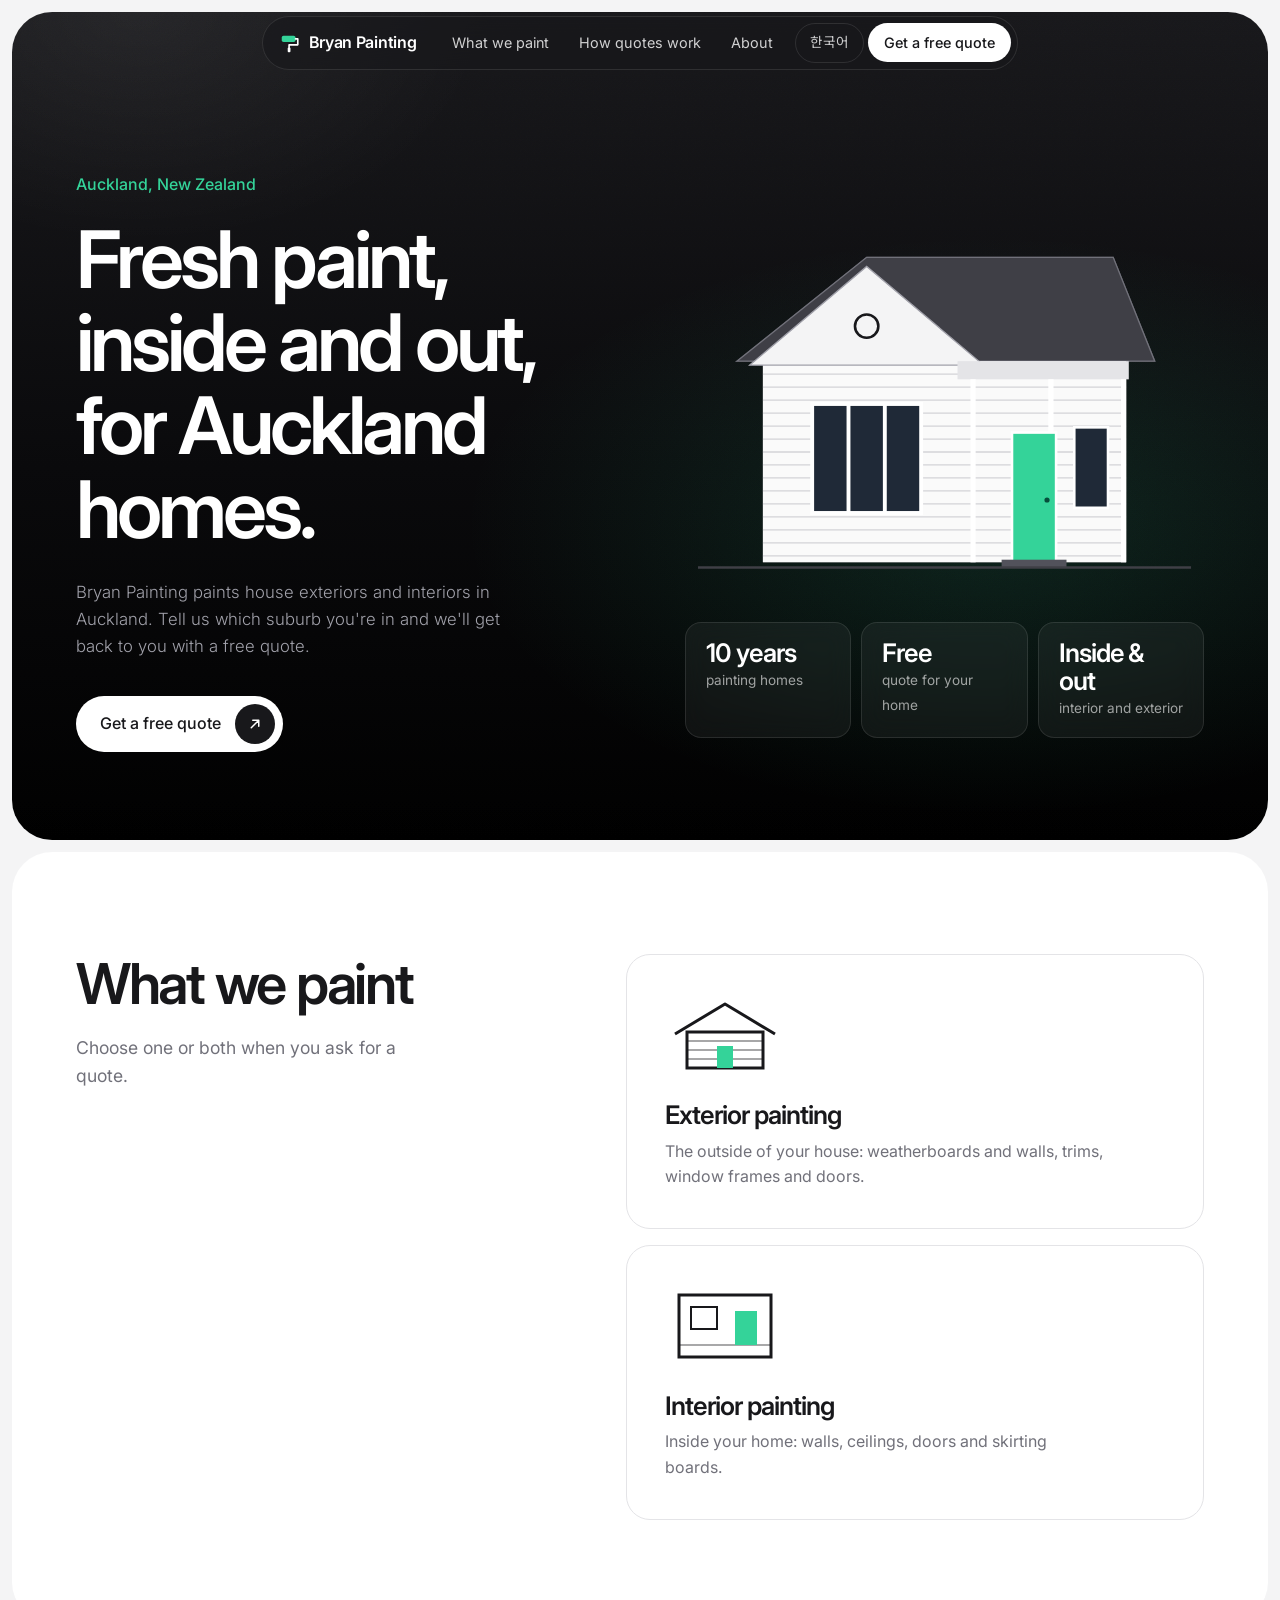
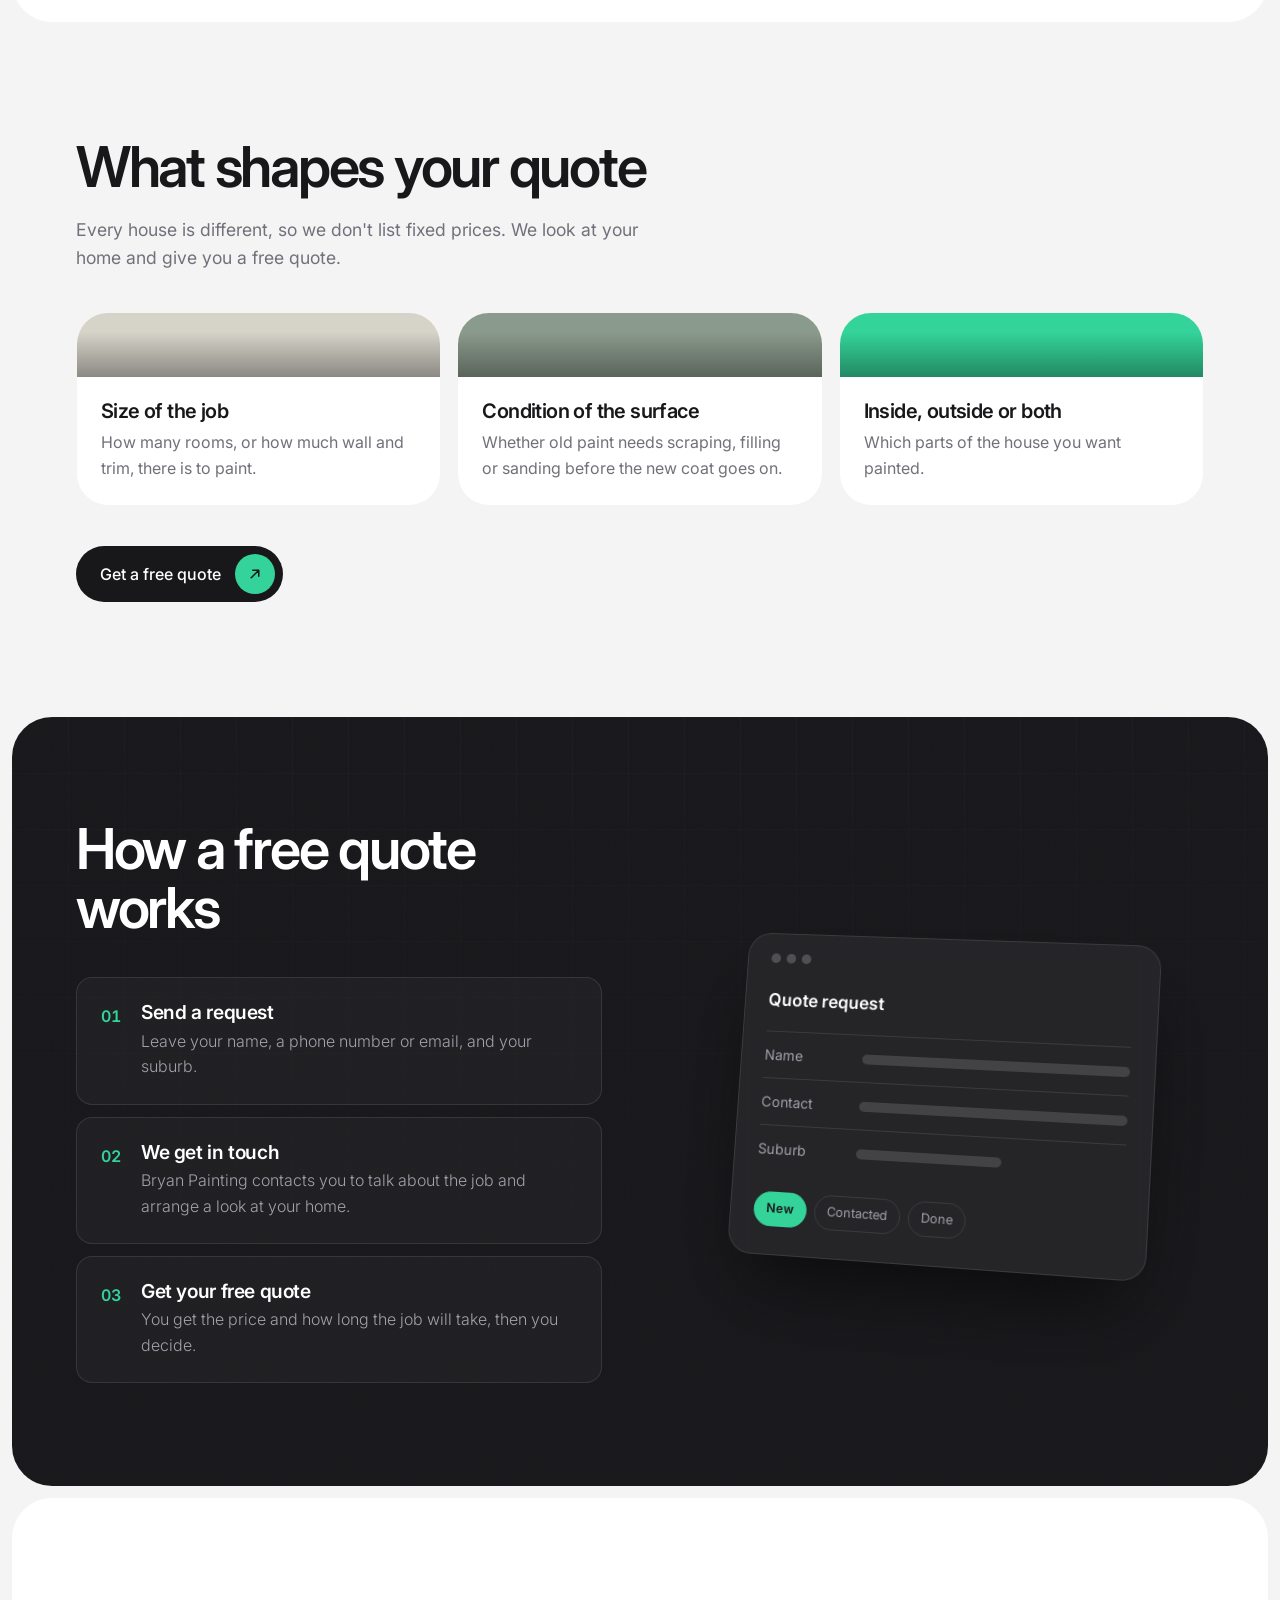
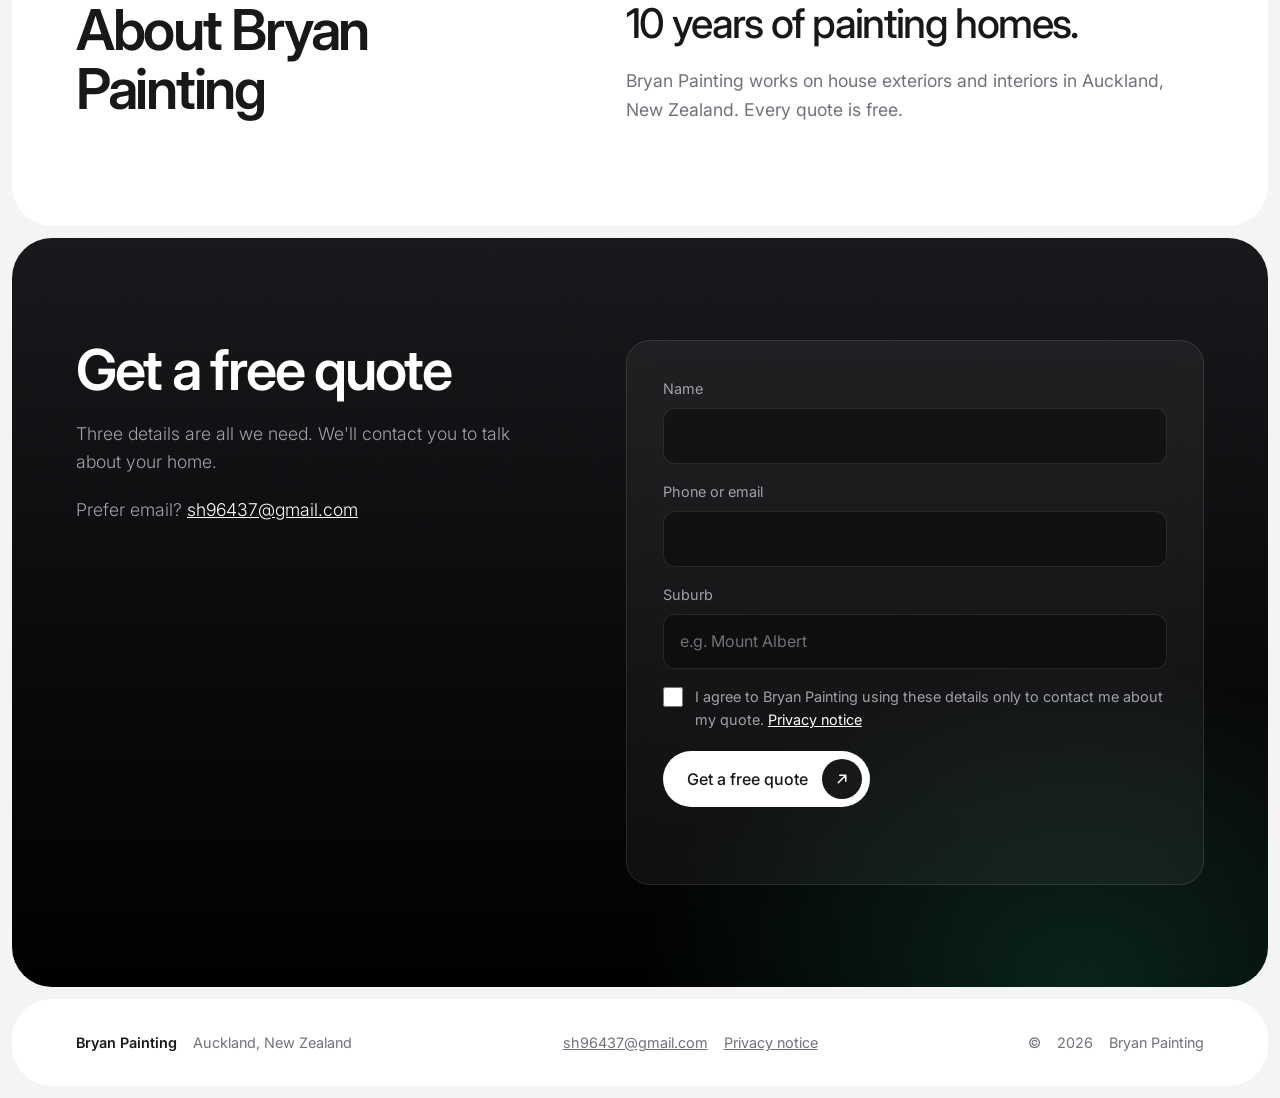
<file: index.html>
<!doctype html>
<html lang="en">
<head>
<meta charset="utf-8">
<meta name="viewport" content="width=device-width, initial-scale=1">
<title>Bryan Painting — House painting in Auckland, free quotes</title>
<meta name="description" content="Bryan Painting paints house exteriors and interiors in Auckland, New Zealand. 10 years of experience. Get a free quote.">
<meta property="og:title" content="Bryan Painting — House painting in Auckland">
<meta property="og:description" content="Exterior and interior house painting in Auckland. Get a free quote.">
<meta property="og:type" content="website">
<meta name="theme-color" content="#09090B">
<link rel="icon" href="/favicon.svg" type="image/svg+xml">
<link rel="preconnect" href="https://fonts.googleapis.com">
<link rel="preconnect" href="https://fonts.gstatic.com" crossorigin>
<link href="https://fonts.googleapis.com/css2?family=Inter:wght@300;400;500;600;700&family=Noto+Sans+KR:wght@300;400;500;700&display=swap" rel="stylesheet">
<link rel="stylesheet" href="/styles.css">
</head>
<body>
<a class="skip" href="#quote" data-i18n="skip">Skip to the quote form</a>

<header class="nav-wrap">
  <nav class="nav glass" aria-label="Main">
    <a class="brand" href="#top" aria-label="Bryan Painting home">
      <svg viewBox="0 0 24 24" width="22" height="22" aria-hidden="true"><rect x="3" y="4" width="15" height="7" rx="2" fill="#34D399"/><path d="M18 7.5h2.5V14H11v3" fill="none" stroke="currentColor" stroke-width="1.8" stroke-linecap="round" stroke-linejoin="round"/><rect x="9.5" y="17" width="3" height="5" rx="1" fill="currentColor"/></svg>
      <span>Bryan Painting</span>
    </a>
    <div class="nav-links">
      <a href="#services" data-i18n="nav.services">What we paint</a>
      <a href="#how" data-i18n="nav.how">How quotes work</a>
      <a href="#about" data-i18n="nav.about">About</a>
    </div>
    <div class="nav-actions">
      <button class="lang" type="button" id="langToggle" aria-label="한국어로 보기">한국어</button>
      <a class="nav-cta" href="#quote" data-i18n="cta">Get a free quote</a>
    </div>
  </nav>
</header>

<main id="top">
  <!-- Hero -->
  <section class="hero dark">
    <div class="hero-inner">
      <div class="hero-copy">
        <p class="place" data-i18n="hero.place">Auckland, New Zealand</p>
        <h1 data-i18n="hero.title">Fresh paint, inside and out, for Auckland homes.</h1>
        <p class="lede" data-i18n="hero.lede">Bryan Painting paints house exteriors and interiors in Auckland. Tell us which suburb you're in and we'll get back to you with a free quote.</p>
        <a class="btn-pill" href="#quote">
          <span data-i18n="cta">Get a free quote</span>
          <span class="btn-icon" aria-hidden="true"><svg viewBox="0 0 24 24" width="18" height="18"><path d="M7 17 17 7M9 7h8v8" fill="none" stroke="currentColor" stroke-width="2" stroke-linecap="round" stroke-linejoin="round"/></svg></span>
        </a>
      </div>

      <div class="hero-visual">
        <figure class="villa" aria-hidden="true">
          <svg viewBox="0 0 400 320" role="presentation">
            <defs>
              <clipPath id="paintReveal">
                <rect id="revealRect" x="0" y="0" width="0" height="320">
                  <animate id="revealAnim" attributeName="width" from="0" to="400" begin="0.5s" dur="2.6s" fill="freeze" calcMode="spline" keySplines="0.45 0 0.25 1" keyTimes="0;1"/>
                </rect>
              </clipPath>
              <clipPath id="bodyClip"><rect x="60" y="135" width="280" height="155"/></clipPath>
            </defs>

            <!-- Old, tired paint -->
            <g class="old">
              <polygon points="40,135 140,55 330,55 362,135" fill="#27272A" stroke="#52525B"/>
              <rect x="60" y="135" width="280" height="155" fill="#3F3F46"/>
              <g clip-path="url(#bodyClip)" stroke="#52525B" stroke-width="1">
                <path d="M60 145H340M60 155H340M60 165H340M60 175H340M60 185H340M60 195H340M60 205H340M60 215H340M60 225H340M60 235H340M60 245H340M60 255H340M60 265H340M60 275H340M60 285H340"/>
              </g>
              <g fill="#52525B" opacity=".55">
                <path d="M84 196c8-3 14 2 20-1 3 6-2 10-9 9-6 0-12-3-11-8z"/>
                <path d="M300 262c6-2 11 1 15 0 1 5-3 7-8 7-4 0-8-2-7-7z"/>
                <path d="M228 168c5-1 9 2 12 0 1 4-2 6-6 6-3 0-7-2-6-6z"/>
              </g>
              <polygon points="50,138 140,62 230,138" fill="#2F2F33" stroke="#52525B"/>
              <circle cx="140" cy="108" r="9" fill="none" stroke="#52525B" stroke-width="2"/>
              <rect x="98" y="168" width="84" height="84" fill="#18181B" stroke="#52525B" stroke-width="3"/>
              <path d="M126 168V252M154 168V252" stroke="#52525B" stroke-width="3"/>
              <rect x="210" y="135" width="132" height="14" fill="#2F2F33"/>
              <path d="M222 149V290M282 149V290M338 149V290" stroke="#52525B" stroke-width="4"/>
              <rect x="252" y="190" width="34" height="100" fill="#27272A" stroke="#52525B" stroke-width="2"/>
              <rect x="300" y="186" width="26" height="62" fill="#18181B" stroke="#52525B" stroke-width="2"/>
            </g>

            <!-- Fresh paint, revealed by the roller -->
            <g class="fresh" clip-path="url(#paintReveal)">
              <polygon points="40,135 140,55 330,55 362,135" fill="#3F3F46" stroke="#71717A"/>
              <rect x="60" y="135" width="280" height="155" fill="#FAFAFA"/>
              <g clip-path="url(#bodyClip)" stroke="#D4D4D8" stroke-width="1">
                <path d="M60 145H340M60 155H340M60 165H340M60 175H340M60 185H340M60 195H340M60 205H340M60 215H340M60 225H340M60 235H340M60 245H340M60 255H340M60 265H340M60 275H340M60 285H340"/>
              </g>
              <polygon points="50,138 140,62 230,138" fill="#F4F4F5" stroke="#A1A1AA"/>
              <circle cx="140" cy="108" r="9" fill="none" stroke="#18181B" stroke-width="2"/>
              <rect x="98" y="168" width="84" height="84" fill="#1F2937" stroke="#FFFFFF" stroke-width="3"/>
              <path d="M126 168V252M154 168V252" stroke="#FFFFFF" stroke-width="3"/>
              <rect x="210" y="135" width="132" height="14" fill="#E4E4E7"/>
              <path d="M222 149V290M282 149V290M338 149V290" stroke="#FFFFFF" stroke-width="4"/>
              <rect x="252" y="190" width="34" height="100" fill="#34D399" stroke="#FFFFFF" stroke-width="2"/>
              <circle cx="279" cy="242" r="2" fill="#064E3B"/>
              <rect x="300" y="186" width="26" height="62" fill="#1F2937" stroke="#FFFFFF" stroke-width="2"/>
            </g>

            <!-- Steps and ground -->
            <rect x="244" y="288" width="50" height="6" fill="#52525B"/>
            <path d="M10 294H390" stroke="#3F3F46" stroke-width="2"/>

            <!-- Roller -->
            <g id="roller" class="roller">
              <animateTransform id="rollerAnim" attributeName="transform" type="translate" from="-20 0" to="400 0" begin="0.5s" dur="2.6s" fill="freeze" calcMode="spline" keySplines="0.45 0 0.25 1" keyTimes="0;1"/>
              <animate id="rollerFade" attributeName="opacity" from="1" to="0" begin="rollerAnim.end" dur="0.5s" fill="freeze"/>
              <rect x="-7" y="44" width="14" height="250" rx="7" fill="#34D399"/>
              <rect x="-4" y="44" width="3" height="250" rx="1.5" fill="#ffffff" opacity=".35"/>
              <path d="M7 168h12v-30" fill="none" stroke="#A1A1AA" stroke-width="3" stroke-linecap="round"/>
              <rect x="15" y="102" width="8" height="38" rx="4" fill="#E4E4E7"/>
            </g>
          </svg>
        </figure>

        <ul class="stats">
          <li class="stat glass">
            <strong data-i18n="stat1.big">10 years</strong>
            <span data-i18n="stat1.small">painting homes</span>
          </li>
          <li class="stat glass">
            <strong data-i18n="stat2.big">Free</strong>
            <span data-i18n="stat2.small">quote for your home</span>
          </li>
          <li class="stat glass">
            <strong data-i18n="stat3.big">Inside &amp; out</strong>
            <span data-i18n="stat3.small">interior and exterior</span>
          </li>
        </ul>
      </div>
    </div>
  </section>

  <!-- What we paint -->
  <section class="services" id="services">
    <div class="split">
      <div class="split-head">
        <h2 data-i18n="services.title">What we paint</h2>
        <p data-i18n="services.lede">Choose one or both when you ask for a quote.</p>
      </div>
      <div class="service-list">
        <article class="service">
          <svg class="service-art" viewBox="0 0 120 80" aria-hidden="true"><path d="M10 40 60 10l50 30" fill="none" stroke="currentColor" stroke-width="3" stroke-linejoin="round"/><rect x="22" y="38" width="76" height="36" fill="none" stroke="currentColor" stroke-width="3"/><path d="M22 47h76M22 56h76M22 65h76" stroke="currentColor" stroke-width="1.5" opacity=".5"/><rect x="52" y="52" width="16" height="22" fill="#34D399"/></svg>
          <h3 data-i18n="svc.ext.title">Exterior painting</h3>
          <p data-i18n="svc.ext.body">The outside of your house: weatherboards and walls, trims, window frames and doors.</p>
        </article>
        <article class="service">
          <svg class="service-art" viewBox="0 0 120 80" aria-hidden="true"><rect x="14" y="10" width="92" height="62" fill="none" stroke="currentColor" stroke-width="3"/><path d="M14 60h92" stroke="currentColor" stroke-width="1.5" opacity=".5"/><rect x="26" y="22" width="26" height="22" fill="none" stroke="currentColor" stroke-width="2"/><rect x="70" y="26" width="22" height="34" fill="#34D399"/></svg>
          <h3 data-i18n="svc.int.title">Interior painting</h3>
          <p data-i18n="svc.int.body">Inside your home: walls, ceilings, doors and skirting boards.</p>
        </article>
      </div>
    </div>
  </section>

  <!-- What shapes the price -->
  <section class="pricing" id="pricing">
    <div class="pricing-head">
      <h2 data-i18n="price.title">What shapes your quote</h2>
      <p data-i18n="price.lede">Every house is different, so we don't list fixed prices. We look at your home and give you a free quote.</p>
    </div>
    <div class="price-grid">
      <article class="price-card">
        <div class="swatch swatch-a" aria-hidden="true"></div>
        <div class="price-body">
          <h3 data-i18n="price.size.title">Size of the job</h3>
          <p data-i18n="price.size.body">How many rooms, or how much wall and trim, there is to paint.</p>
        </div>
      </article>
      <article class="price-card">
        <div class="swatch swatch-b" aria-hidden="true"></div>
        <div class="price-body">
          <h3 data-i18n="price.cond.title">Condition of the surface</h3>
          <p data-i18n="price.cond.body">Whether old paint needs scraping, filling or sanding before the new coat goes on.</p>
        </div>
      </article>
      <article class="price-card">
        <div class="swatch swatch-c" aria-hidden="true"></div>
        <div class="price-body">
          <h3 data-i18n="price.scope.title">Inside, outside or both</h3>
          <p data-i18n="price.scope.body">Which parts of the house you want painted.</p>
        </div>
      </article>
    </div>
    <a class="btn-pill btn-dark" href="#quote">
      <span data-i18n="cta">Get a free quote</span>
      <span class="btn-icon" aria-hidden="true"><svg viewBox="0 0 24 24" width="18" height="18"><path d="M7 17 17 7M9 7h8v8" fill="none" stroke="currentColor" stroke-width="2" stroke-linecap="round" stroke-linejoin="round"/></svg></span>
    </a>
  </section>

  <!-- How it works -->
  <section class="how dark" id="how">
    <div class="how-inner">
      <div>
        <h2 data-i18n="how.title">How a free quote works</h2>
        <ol class="steps">
          <li>
            <span class="step-n">01</span>
            <div>
              <h3 data-i18n="how.1.title">Send a request</h3>
              <p data-i18n="how.1.body">Leave your name, a phone number or email, and your suburb.</p>
            </div>
          </li>
          <li>
            <span class="step-n">02</span>
            <div>
              <h3 data-i18n="how.2.title">We get in touch</h3>
              <p data-i18n="how.2.body">Bryan Painting contacts you to talk about the job and arrange a look at your home.</p>
            </div>
          </li>
          <li>
            <span class="step-n">03</span>
            <div>
              <h3 data-i18n="how.3.title">Get your free quote</h3>
              <p data-i18n="how.3.body">You get the price and how long the job will take, then you decide.</p>
            </div>
          </li>
        </ol>
      </div>
      <div class="ticket-wrap" aria-hidden="true">
        <div class="ticket glass">
          <div class="ticket-top">
            <span class="dot"></span><span class="dot"></span><span class="dot"></span>
          </div>
          <p class="ticket-label" data-i18n="ticket.label">Quote request</p>
          <div class="ticket-row"><span data-i18n="form.name">Name</span><i></i></div>
          <div class="ticket-row"><span data-i18n="ticket.contact">Contact</span><i></i></div>
          <div class="ticket-row"><span data-i18n="form.suburb">Suburb</span><i class="short"></i></div>
          <div class="ticket-status">
            <span class="chip on" data-i18n="status.new">New</span>
            <span class="chip" data-i18n="status.contacted">Contacted</span>
            <span class="chip" data-i18n="status.done">Done</span>
          </div>
        </div>
      </div>
    </div>
  </section>

  <!-- About -->
  <section class="about" id="about">
    <div class="about-inner">
      <h2 data-i18n="about.title">About Bryan Painting</h2>
      <div class="about-body">
        <p class="about-big" data-i18n="about.big">10 years of painting homes.</p>
        <p data-i18n="about.body">Bryan Painting works on house exteriors and interiors in Auckland, New Zealand. Every quote is free.</p>
      </div>
    </div>

    <!-- Before & after photos: add real photos here, then remove "hidden".
    <div class="gallery" hidden></div> -->

    <!-- Reviews: add real customer reviews word for word, then remove "hidden".
    <div class="reviews" hidden></div> -->
  </section>

  <!-- Quote form -->
  <section class="quote dark" id="quote">
    <div class="quote-inner">
      <div class="quote-copy">
        <h2 data-i18n="form.title">Get a free quote</h2>
        <p data-i18n="form.lede">Three details are all we need. We'll contact you to talk about your home.</p>
        <p class="alt"><span data-i18n="form.alt">Prefer email?</span> <a href="mailto:sh96437@gmail.com">sh96437@gmail.com</a></p>
      </div>

      <form class="form glass" id="quoteForm" novalidate>
        <label class="field">
          <span data-i18n="form.name">Name</span>
          <input name="name" type="text" autocomplete="name" required maxlength="50">
        </label>
        <label class="field">
          <span data-i18n="form.contact">Phone or email</span>
          <input name="contact" type="text" autocomplete="email" inputmode="email" required maxlength="100">
        </label>
        <label class="field">
          <span data-i18n="form.suburb">Suburb</span>
          <input name="suburb" type="text" autocomplete="address-level2" maxlength="100" data-i18n-ph="form.suburb.ph" placeholder="e.g. Mount Albert">
        </label>
        <label class="hp" aria-hidden="true">Website <input name="website" type="text" tabindex="-1" autocomplete="off"></label>
        <label class="consent">
          <input name="consent" type="checkbox" required>
          <span><span data-i18n="form.consent">I agree to Bryan Painting using these details only to contact me about my quote.</span> <a href="/privacy" data-i18n="form.privacy">Privacy notice</a></span>
        </label>
        <button class="btn-pill btn-submit" type="submit">
          <span data-i18n="cta">Get a free quote</span>
          <span class="btn-icon" aria-hidden="true"><svg viewBox="0 0 24 24" width="18" height="18"><path d="M7 17 17 7M9 7h8v8" fill="none" stroke="currentColor" stroke-width="2" stroke-linecap="round" stroke-linejoin="round"/></svg></span>
        </button>
        <p class="form-msg" id="formMsg" role="status" aria-live="polite"></p>
      </form>
    </div>
  </section>
</main>

<footer class="footer">
  <p><strong>Bryan Painting</strong> <span data-i18n="footer.place">Auckland, New Zealand</span></p>
  <p><a href="mailto:sh96437@gmail.com">sh96437@gmail.com</a> <a href="/privacy" data-i18n="form.privacy">Privacy notice</a></p>
  <p class="copy">© <span id="year">2026</span> Bryan Painting</p>
</footer>

<script src="/app.js" defer></script>
</body>
</html>
</file>
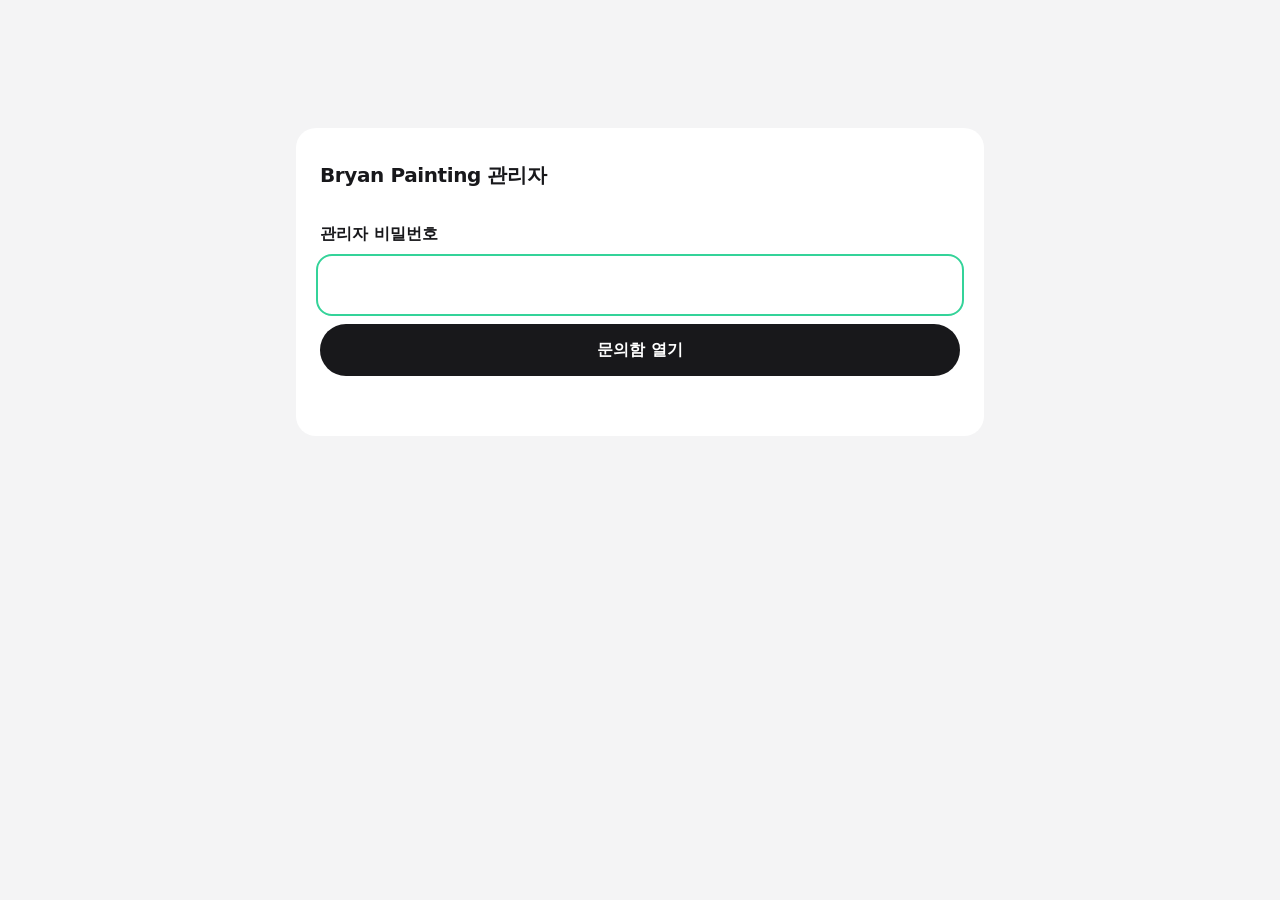
<file: admin/index.html>
<!doctype html>
<html lang="ko">
<head>
<meta charset="utf-8">
<meta name="viewport" content="width=device-width, initial-scale=1">
<meta name="robots" content="noindex, nofollow">
<title>문의함 — Bryan Painting 관리자</title>
<link rel="icon" href="/favicon.svg" type="image/svg+xml">
<style>
  [hidden] { display: none !important; }
  :root { --ink:#18181B; --muted:#71717A; --line:#E4E4E7; --bg:#F4F4F5; --emerald:#34D399; --emerald-deep:#047857; --red:#B91C1C; }
  * { box-sizing: border-box; }
  body { margin: 0; background: var(--bg); color: var(--ink); font: 16px/1.5 system-ui, -apple-system, 'Segoe UI', 'Noto Sans KR', sans-serif; word-break: keep-all; }
  main { max-width: 720px; margin: 0 auto; padding: 20px 16px 48px; }
  h1 { font-size: 1.25rem; margin: 8px 0 20px; letter-spacing: -0.02em; }
  button, input { font: inherit; }
  .login { background: #fff; border-radius: 20px; padding: 24px; display: grid; gap: 12px; margin-top: 12vh; }
  .login label { font-weight: 600; }
  .login input { padding: 14px 16px; border: 1px solid var(--line); border-radius: 12px; font-size: 1rem; }
  .login input:focus { outline: 2px solid var(--emerald); border-color: transparent; }
  .primary { background: var(--ink); color: #fff; border: 0; border-radius: 999px; padding: 14px 20px; font-weight: 600; cursor: pointer; min-height: 48px; }
  .err { color: var(--red); min-height: 1.5em; margin: 0; }
  .top { display: flex; align-items: center; justify-content: space-between; gap: 12px; }
  .ghost { background: none; border: 1px solid var(--line); border-radius: 999px; padding: 10px 16px; cursor: pointer; min-height: 44px; }
  .count { background: var(--ink); color: #fff; border-radius: 20px; padding: 20px 24px; margin-bottom: 16px; display: flex; align-items: baseline; gap: 12px; }
  .count strong { font-size: 2.6rem; line-height: 1; color: var(--emerald); }
  .filters { display: flex; gap: 8px; flex-wrap: wrap; margin-bottom: 16px; }
  .filters button { background: #fff; border: 1px solid var(--line); border-radius: 999px; padding: 8px 14px; cursor: pointer; min-height: 40px; }
  .filters button[aria-pressed="true"] { background: var(--ink); color: #fff; border-color: var(--ink); }
  .list { display: grid; gap: 12px; list-style: none; padding: 0; margin: 0; }
  .card { background: #fff; border-radius: 16px; padding: 18px; border: 1px solid var(--line); }
  .card.is-new { border-color: var(--emerald); box-shadow: inset 4px 0 0 var(--emerald); }
  .meta { color: var(--muted); font-size: .9rem; display: flex; flex-wrap: wrap; gap: 4px 12px; }
  .name { font-size: 1.15rem; font-weight: 700; margin: 6px 0 2px; }
  .contact { display: inline-block; background: var(--bg); border: 0; border-radius: 10px; padding: 8px 12px; margin: 6px 0; cursor: pointer; font-size: 1rem; text-align: left; user-select: all; }
  .suburb { margin: 4px 0 12px; }
  .status { display: grid; grid-template-columns: repeat(3, 1fr); gap: 6px; }
  .status button { border: 1px solid var(--line); background: #fff; border-radius: 10px; padding: 10px 6px; cursor: pointer; min-height: 44px; }
  .status button[aria-pressed="true"] { background: var(--ink); color: #fff; border-color: var(--ink); font-weight: 600; }
  .empty { background: #fff; border-radius: 16px; padding: 28px; text-align: center; color: var(--muted); }
  .toast { position: fixed; left: 50%; bottom: 20px; transform: translateX(-50%); background: var(--ink); color: #fff; padding: 10px 16px; border-radius: 999px; font-size: .9rem; }
  :focus-visible { outline: 2px solid var(--emerald-deep); outline-offset: 2px; }
</style>
</head>
<body>
<main>
  <form class="login" id="loginForm">
    <h1>Bryan Painting 관리자</h1>
    <label for="pw">관리자 비밀번호</label>
    <input id="pw" type="password" autocomplete="current-password" required>
    <button class="primary" type="submit">문의함 열기</button>
    <p class="err" id="loginErr" role="alert"></p>
  </form>

  <section id="box" hidden>
    <div class="top">
      <h1>문의함</h1>
      <div>
        <button class="ghost" id="refresh" type="button">새로고침</button>
        <button class="ghost" id="logout" type="button">잠그기</button>
      </div>
    </div>
    <div class="count"><strong id="newCount">0</strong><span>건의 새 문의</span></div>
    <div class="filters" role="group" aria-label="상태별 보기">
      <button type="button" data-filter="전체" aria-pressed="true">전체</button>
      <button type="button" data-filter="새 문의" aria-pressed="false">새 문의</button>
      <button type="button" data-filter="연락함" aria-pressed="false">연락함</button>
      <button type="button" data-filter="완료" aria-pressed="false">완료</button>
    </div>
    <p class="err" id="boxErr" role="alert"></p>
    <ul class="list" id="list"></ul>
  </section>
</main>
<div class="toast" id="toast" hidden></div>

<script>
(() => {
  const KEY = 'bp_admin_pw';
  const STATUSES = ['새 문의', '연락함', '완료'];
  const $ = (id) => document.getElementById(id);
  const ss = {
    get() { try { return sessionStorage.getItem(KEY) || ''; } catch { return ''; } },
    set(v) { try { sessionStorage.setItem(KEY, v); } catch {} },
    clear() { try { sessionStorage.removeItem(KEY); } catch {} },
  };
  let pw = ss.get();
  let rows = [];
  let filter = '전체';

  const fmt = new Intl.DateTimeFormat('ko-KR', { timeZone: 'Pacific/Auckland', month: 'long', day: 'numeric', weekday: 'short', hour: 'numeric', minute: '2-digit' });

  function toast(text) {
    const t = $('toast'); t.textContent = text; t.hidden = false;
    clearTimeout(toast.t); toast.t = setTimeout(() => { t.hidden = true; }, 1800);
  }

  async function api(method, body) {
    const r = await fetch('/api/admin', {
      method,
      headers: { 'x-admin-password': pw, ...(body ? { 'Content-Type': 'application/json' } : {}) },
      body: body ? JSON.stringify(body) : undefined,
    });
    const data = await r.json().catch(() => ({}));
    return { status: r.status, data };
  }

  function lock(message) {
    pw = ''; ss.clear();
    $('box').hidden = true; $('loginForm').hidden = false;
    $('loginErr').textContent = message || '';
    $('pw').value = ''; $('pw').focus();
  }

  async function load() {
    $('boxErr').textContent = '';
    const { status, data } = await api('GET');
    if (status === 401) return lock('비밀번호가 맞지 않아요.');
    if (status !== 200) {
      if ($('box').hidden) return lock(data.error || '불러오지 못했어요.');
      $('boxErr').textContent = data.error || '불러오지 못했어요.';
      return;
    }
    ss.set(pw);
    rows = data.rows || [];
    $('loginForm').hidden = true; $('box').hidden = false;
    render();
  }

  function render() {
    $('newCount').textContent = rows.filter((r) => r.status === '새 문의').length;
    const list = $('list');
    list.textContent = '';
    const shown = filter === '전체' ? rows : rows.filter((r) => r.status === filter);
    if (!shown.length) {
      const li = document.createElement('li');
      li.className = 'empty';
      li.textContent = rows.length ? '이 상태의 문의가 없어요.' : '아직 들어온 문의가 없어요. 사이트에서 테스트 문의를 남겨 보세요.';
      list.append(li);
      return;
    }
    for (const r of shown) {
      const li = document.createElement('li');
      li.className = 'card' + (r.status === '새 문의' ? ' is-new' : '');

      const meta = document.createElement('div'); meta.className = 'meta';
      const when = document.createElement('span'); when.textContent = fmt.format(new Date(r.created_at)) + ' (오클랜드 시간)';
      const lang = document.createElement('span'); lang.textContent = r.lang === 'ko' ? '한국어 화면에서 문의' : '영어 화면에서 문의';
      meta.append(when, lang);

      const name = document.createElement('p'); name.className = 'name'; name.textContent = r.name;
      const contact = document.createElement('button'); contact.type = 'button'; contact.className = 'contact';
      contact.textContent = r.contact; contact.title = '눌러서 복사';
      contact.addEventListener('click', async () => {
        try { await navigator.clipboard.writeText(r.contact); toast('연락처를 복사했어요'); }
        catch { const s = getSelection(); const rg = document.createRange(); rg.selectNodeContents(contact); s.removeAllRanges(); s.addRange(rg); toast('선택됐어요. 복사해 주세요'); }
      });
      const suburb = document.createElement('p'); suburb.className = 'suburb';
      suburb.textContent = '동네: ' + (r.suburb || '(적지 않음)');

      const st = document.createElement('div'); st.className = 'status'; st.setAttribute('role', 'group'); st.setAttribute('aria-label', '처리 상태');
      for (const s of STATUSES) {
        const b = document.createElement('button'); b.type = 'button'; b.textContent = s;
        b.setAttribute('aria-pressed', String(r.status === s));
        b.addEventListener('click', async () => {
          if (r.status === s) return;
          const { status, data } = await api('PATCH', { id: r.id, status: s });
          if (status === 401) return lock('비밀번호가 맞지 않아요.');
          if (status !== 200) { $('boxErr').textContent = data.error || '바꾸지 못했어요.'; return; }
          toast(`'${s}'(으)로 바꿨어요`);
          load();
        });
        st.append(b);
      }
      li.append(meta, name, contact, suburb, st);
      list.append(li);
    }
  }

  $('loginForm').addEventListener('submit', (e) => {
    e.preventDefault();
    pw = $('pw').value;
    if (!pw) return;
    $('loginErr').textContent = '';
    load();
  });
  $('refresh').addEventListener('click', load);
  $('logout').addEventListener('click', () => lock(''));
  document.querySelectorAll('[data-filter]').forEach((b) => b.addEventListener('click', () => {
    filter = b.dataset.filter;
    document.querySelectorAll('[data-filter]').forEach((x) => x.setAttribute('aria-pressed', String(x === b)));
    render();
  }));

  if (pw) load(); else $('pw').focus();
})();
</script>
</body>
</html>
</file>
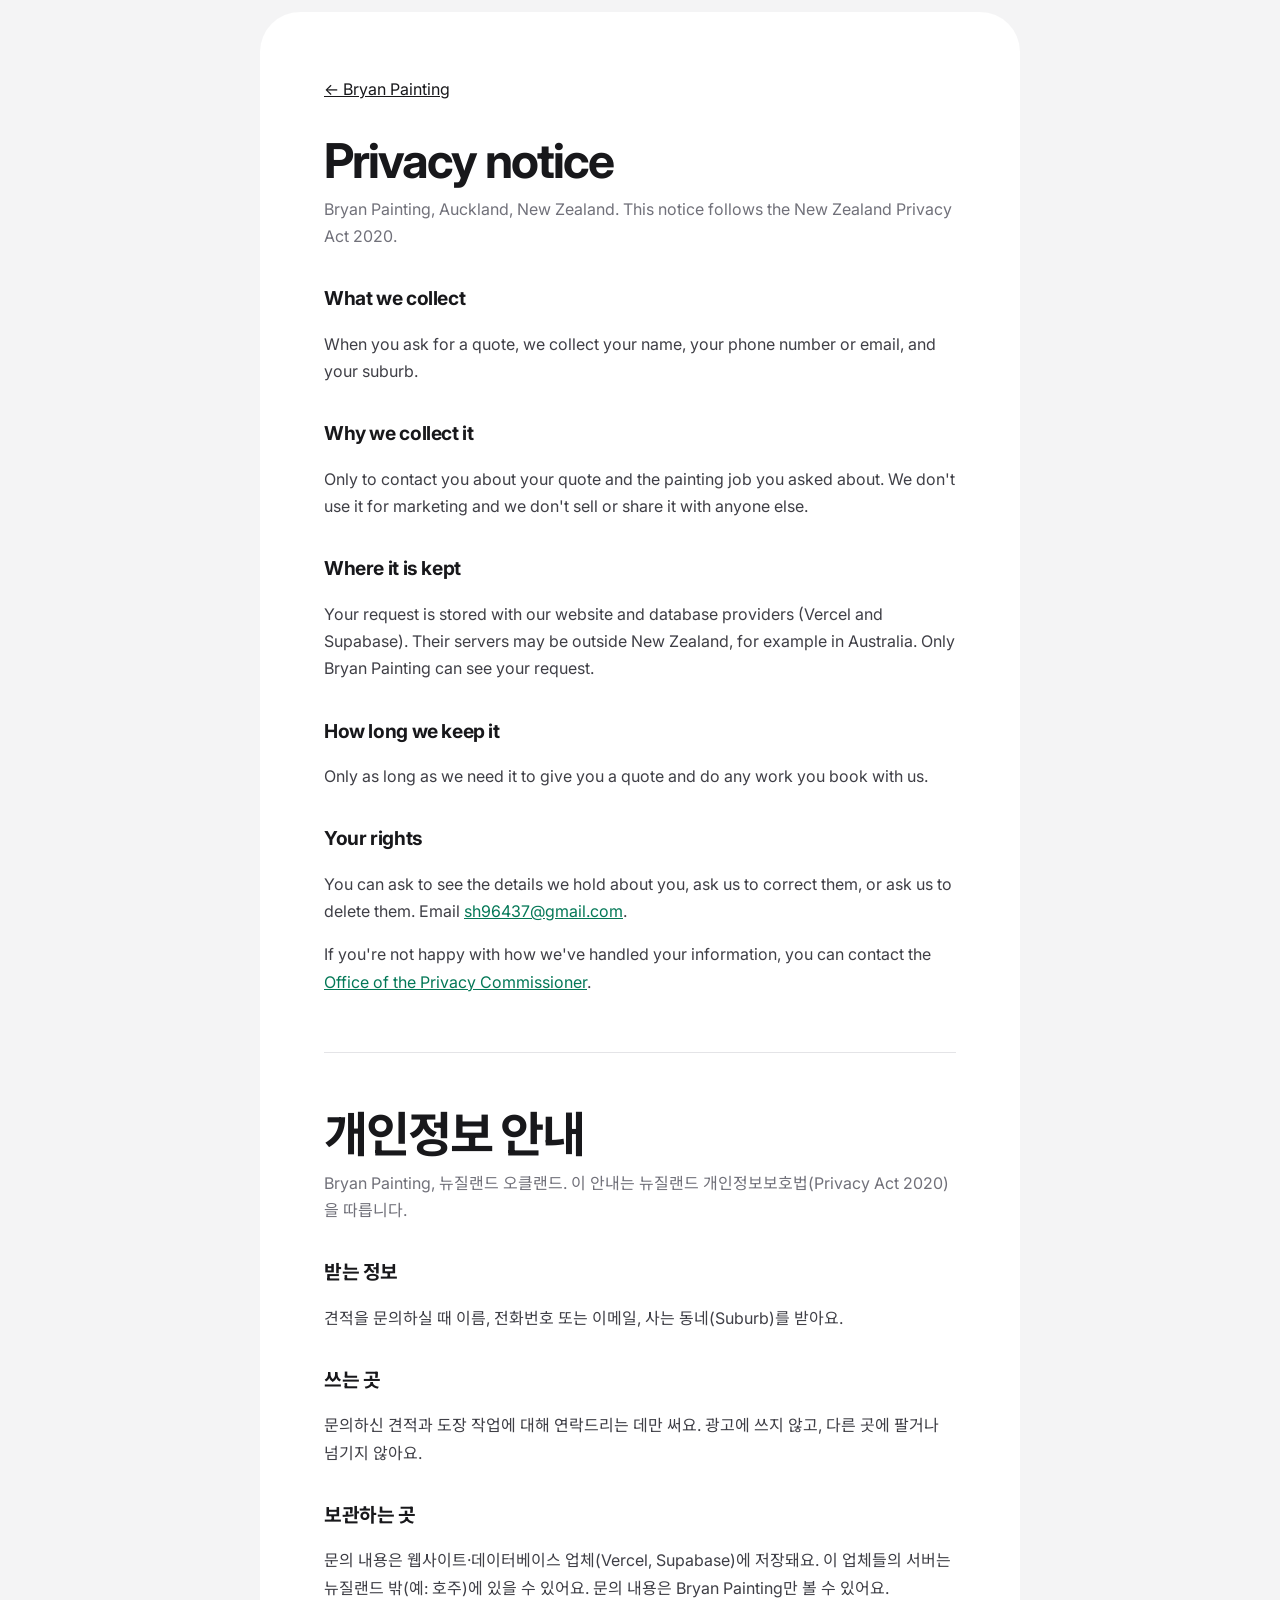
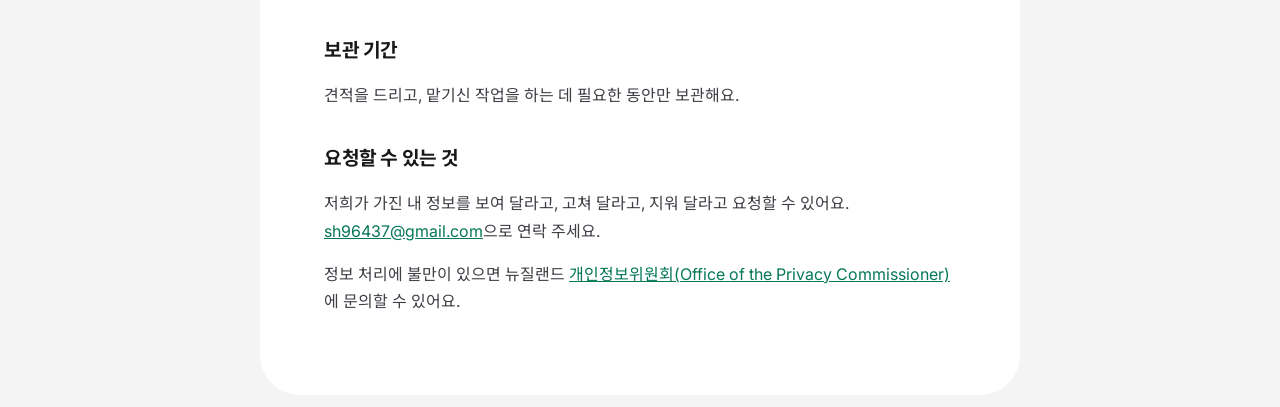
<file: privacy.html>
<!doctype html>
<html lang="en">
<head>
<meta charset="utf-8">
<meta name="viewport" content="width=device-width, initial-scale=1">
<title>Privacy notice — Bryan Painting</title>
<meta name="description" content="How Bryan Painting handles the details you send with a quote request.">
<link rel="icon" href="/favicon.svg" type="image/svg+xml">
<link rel="preconnect" href="https://fonts.googleapis.com">
<link rel="preconnect" href="https://fonts.gstatic.com" crossorigin>
<link href="https://fonts.googleapis.com/css2?family=Inter:wght@400;500;600&family=Noto+Sans+KR:wght@400;500;700&display=swap" rel="stylesheet">
<style>
  :root { --zinc-900:#18181B; --zinc-500:#71717A; --zinc-200:#E4E4E7; --zinc-100:#F4F4F5; --emerald:#047857; }
  * { box-sizing: border-box; }
  body { margin: 0; background: var(--zinc-100); color: var(--zinc-900); font-family: 'Inter','Noto Sans KR',system-ui,sans-serif; line-height: 1.7; -webkit-font-smoothing: antialiased; }
  main { max-width: 760px; margin: 12px auto; background: #fff; border-radius: 2.5rem; padding: clamp(28px, 6vw, 64px) clamp(20px, 6vw, 64px); }
  @media (max-width: 800px) { main { margin: 12px; } }
  a { color: var(--emerald); }
  .back { display: inline-block; margin-bottom: 32px; color: var(--zinc-900); }
  h1 { font-size: clamp(2rem, 5vw, 3rem); letter-spacing: -0.04em; line-height: 1.1; margin: 0 0 8px; }
  h2 { font-size: 1.2rem; letter-spacing: -0.02em; margin: 32px 0 8px; }
  p, li { color: #3F3F46; }
  .meta { color: var(--zinc-500); margin: 0 0 24px; }
  hr { border: 0; border-top: 1px solid var(--zinc-200); margin: 56px 0; }
  section[lang="ko"] { word-break: keep-all; }
</style>
</head>
<body>
<main>
  <a class="back" href="/">← Bryan Painting</a>

  <section lang="en">
    <h1>Privacy notice</h1>
    <p class="meta">Bryan Painting, Auckland, New Zealand. This notice follows the New Zealand Privacy Act 2020.</p>

    <h2>What we collect</h2>
    <p>When you ask for a quote, we collect your name, your phone number or email, and your suburb.</p>

    <h2>Why we collect it</h2>
    <p>Only to contact you about your quote and the painting job you asked about. We don't use it for marketing and we don't sell or share it with anyone else.</p>

    <h2>Where it is kept</h2>
    <p>Your request is stored with our website and database providers (Vercel and Supabase). Their servers may be outside New Zealand, for example in Australia. Only Bryan Painting can see your request.</p>

    <h2>How long we keep it</h2>
    <p>Only as long as we need it to give you a quote and do any work you book with us.</p>

    <h2>Your rights</h2>
    <p>You can ask to see the details we hold about you, ask us to correct them, or ask us to delete them. Email <a href="mailto:sh96437@gmail.com">sh96437@gmail.com</a>.</p>
    <p>If you're not happy with how we've handled your information, you can contact the <a href="https://www.privacy.org.nz/" rel="noopener">Office of the Privacy Commissioner</a>.</p>
  </section>

  <hr>

  <section lang="ko">
    <h1>개인정보 안내</h1>
    <p class="meta">Bryan Painting, 뉴질랜드 오클랜드. 이 안내는 뉴질랜드 개인정보보호법(Privacy Act 2020)을 따릅니다.</p>

    <h2>받는 정보</h2>
    <p>견적을 문의하실 때 이름, 전화번호 또는 이메일, 사는 동네(Suburb)를 받아요.</p>

    <h2>쓰는 곳</h2>
    <p>문의하신 견적과 도장 작업에 대해 연락드리는 데만 써요. 광고에 쓰지 않고, 다른 곳에 팔거나 넘기지 않아요.</p>

    <h2>보관하는 곳</h2>
    <p>문의 내용은 웹사이트·데이터베이스 업체(Vercel, Supabase)에 저장돼요. 이 업체들의 서버는 뉴질랜드 밖(예: 호주)에 있을 수 있어요. 문의 내용은 Bryan Painting만 볼 수 있어요.</p>

    <h2>보관 기간</h2>
    <p>견적을 드리고, 맡기신 작업을 하는 데 필요한 동안만 보관해요.</p>

    <h2>요청할 수 있는 것</h2>
    <p>저희가 가진 내 정보를 보여 달라고, 고쳐 달라고, 지워 달라고 요청할 수 있어요. <a href="mailto:sh96437@gmail.com">sh96437@gmail.com</a>으로 연락 주세요.</p>
    <p>정보 처리에 불만이 있으면 뉴질랜드 <a href="https://www.privacy.org.nz/" rel="noopener">개인정보위원회(Office of the Privacy Commissioner)</a>에 문의할 수 있어요.</p>
  </section>
</main>
</body>
</html>
</file>
<file: styles.css>
:root {
  --black: #000000;
  --ink: #09090B;
  --zinc-900: #18181B;
  --zinc-800: #27272A;
  --zinc-700: #3F3F46;
  --zinc-500: #71717A;
  --zinc-400: #A1A1AA;
  --zinc-200: #E4E4E7;
  --zinc-100: #F4F4F5;
  --white: #FFFFFF;
  --emerald: #34D399;
  --emerald-deep: #047857;
  --glass: rgba(255, 255, 255, 0.05);
  --glass-line: rgba(255, 255, 255, 0.1);
  --r-xl: 2.5rem;
  --r-lg: 1.5rem;
  --r-md: 1rem;
  --ease: cubic-bezier(0.16, 1, 0.3, 1);
  --gutter: clamp(16px, 3vw, 40px);
  --font: 'Inter', 'Noto Sans KR', system-ui, -apple-system, 'Segoe UI', sans-serif;
}

*, *::before, *::after { box-sizing: border-box; }
[hidden] { display: none !important; }
html { scroll-behavior: smooth; -webkit-text-size-adjust: 100%; }
body {
  margin: 0;
  background: var(--zinc-100);
  color: var(--zinc-900);
  font-family: var(--font);
  font-weight: 400;
  font-size: 1rem;
  line-height: 1.6;
  -webkit-font-smoothing: antialiased;
}
html[lang="ko"] body { word-break: keep-all; }
img, svg { display: block; max-width: 100%; }
a { color: inherit; }
h1, h2, h3 { margin: 0; font-weight: 600; letter-spacing: -0.04em; line-height: 1.05; }
html[lang="ko"] h1, html[lang="ko"] h2, html[lang="ko"] h3 { letter-spacing: -0.03em; line-height: 1.2; }
p { margin: 0; }
:focus-visible { outline: 2px solid var(--emerald); outline-offset: 3px; border-radius: 6px; }

.skip { position: absolute; left: -999px; top: 8px; z-index: 100; background: var(--white); padding: 8px 14px; border-radius: 999px; }
.skip:focus { left: 16px; }

.glass {
  background: var(--glass);
  -webkit-backdrop-filter: blur(12px);
  backdrop-filter: blur(12px);
  border: 1px solid var(--glass-line);
}

/* Dark sections: bottom-heavy gradient + grain */
.dark {
  position: relative;
  isolation: isolate;
  color: var(--white);
  background: linear-gradient(180deg, var(--zinc-900) 0%, var(--ink) 55%, var(--black) 100%);
  overflow: hidden;
}
.dark::after {
  content: "";
  position: absolute;
  inset: 0;
  z-index: -1;
  pointer-events: none;
  opacity: .15;
  mix-blend-mode: overlay;
  background-image: url("data:image/svg+xml,%3Csvg xmlns='http://www.w3.org/2000/svg' width='220' height='220'%3E%3Cfilter id='n'%3E%3CfeTurbulence type='fractalNoise' baseFrequency='.85' numOctaves='3' stitchTiles='stitch'/%3E%3C/filter%3E%3Crect width='100%25' height='100%25' filter='url(%23n)'/%3E%3C/svg%3E");
}

main > section, .footer {
  max-width: 1600px;
  margin: 12px auto 0;
  border-radius: var(--r-xl);
  margin-inline: max(12px, calc((100vw - 1600px) / 2));
}

/* Nav */
.nav-wrap { position: fixed; top: 16px; left: 0; right: 0; z-index: 50; display: flex; justify-content: center; padding: 0 16px; pointer-events: none; }
.nav {
  pointer-events: auto;
  display: flex; align-items: center; gap: 8px;
  padding: 6px;
  border-radius: 999px;
  background: rgba(24, 24, 27, 0.6);
  -webkit-backdrop-filter: blur(20px);
  backdrop-filter: blur(20px);
  color: var(--white);
  max-width: 100%;
}
.brand { display: flex; align-items: center; gap: 8px; text-decoration: none; font-weight: 600; letter-spacing: -0.02em; padding: 6px 14px 6px 10px; white-space: nowrap; }
.nav-links { display: flex; gap: 2px; }
.nav-links a, .lang {
  color: rgba(255, 255, 255, .8);
  text-decoration: none;
  font-size: .9rem;
  padding: 8px 14px;
  border-radius: 999px;
  transition: background-color .3s, color .3s;
  white-space: nowrap;
}
.nav-links a:hover, .lang:hover { background: rgba(255, 255, 255, .1); color: var(--white); }
.nav-actions { display: flex; align-items: center; gap: 4px; }
.lang { background: none; border: 1px solid var(--glass-line); font: inherit; font-size: .85rem; cursor: pointer; }
.nav-cta {
  background: var(--white); color: var(--zinc-900);
  text-decoration: none; font-weight: 500; font-size: .9rem;
  padding: 8px 16px; border-radius: 999px; white-space: nowrap;
  transition: background-color .3s;
}
.nav-cta:hover { background: var(--emerald); }

/* Pill button */
.btn-pill {
  display: inline-flex; align-items: center; gap: 14px;
  background: var(--white); color: var(--zinc-900);
  text-decoration: none; font: inherit; font-weight: 500;
  padding: 8px 8px 8px 24px;
  border: 0; border-radius: 999px; cursor: pointer;
  transition: transform .3s var(--ease);
}
.btn-pill:hover { transform: scale(1.05); }
.btn-icon {
  width: 40px; height: 40px; flex: none;
  display: grid; place-items: center;
  border-radius: 50%;
  background: var(--zinc-900); color: var(--white);
  transition: background-color .3s;
}
.btn-pill:hover .btn-icon { background: var(--emerald-deep); }
.btn-dark { background: var(--zinc-900); color: var(--white); }
.btn-dark .btn-icon { background: var(--emerald); color: var(--zinc-900); }
.btn-dark:hover .btn-icon { background: var(--white); }

/* Hero */
.hero { min-height: 92vh; margin-top: 12px !important; display: flex; }
.hero::before {
  content: ""; position: absolute; inset: 0; z-index: -1;
  background:
    radial-gradient(60% 50% at 78% 62%, rgba(52, 211, 153, .14), transparent 70%),
    radial-gradient(40% 40% at 10% 0%, rgba(255, 255, 255, .06), transparent 70%);
}
.hero-inner {
  width: 100%;
  display: grid;
  grid-template-columns: minmax(0, 1.05fr) minmax(0, 1fr);
  gap: clamp(32px, 5vw, 80px);
  align-items: center;
  padding: clamp(110px, 14vh, 150px) clamp(24px, 5vw, 80px) clamp(40px, 6vh, 72px);
}
.place { color: var(--emerald); font-weight: 500; margin-bottom: 20px; }
.hero h1 { font-size: clamp(2.6rem, 6.2vw, 6rem); font-weight: 600; letter-spacing: -0.05em; max-width: 13ch; }
html[lang="ko"] .hero h1 { font-size: clamp(2.2rem, 5vw, 4.6rem); max-width: 12ch; }
.lede { color: var(--zinc-400); font-weight: 300; font-size: clamp(1.05rem, 1.3vw, 1.2rem); max-width: 46ch; margin: 28px 0 36px; }

.hero-visual { position: relative; }
.villa { margin: 0; border-radius: var(--r-lg); }
.villa svg { width: 100%; height: auto; }
.stats {
  list-style: none; margin: 20px 0 0; padding: 0;
  display: grid; grid-template-columns: repeat(3, minmax(0, 1fr)); gap: 10px;
}
.stat { border-radius: var(--r-md); padding: 1rem 1.25rem; min-width: 0; }
.stat strong { display: block; font-size: 1.6rem; font-weight: 600; letter-spacing: -0.04em; line-height: 1.1; }
.stat span { font-size: .85rem; color: rgba(255, 255, 255, .6); }

/* Entry: one orchestrated moment on the hero */
@keyframes fadeUp { from { opacity: 0; transform: translateY(20px); } to { opacity: 1; transform: none; } }
.hero-copy > * { animation: fadeUp .8s var(--ease) both; }
.hero-copy > :nth-child(2) { animation-delay: .08s; }
.hero-copy > :nth-child(3) { animation-delay: .16s; }
.hero-copy > :nth-child(4) { animation-delay: .24s; }
.stat { animation: fadeUp .8s var(--ease) both; }
.stat:nth-child(1) { animation-delay: 2.6s; }
.stat:nth-child(2) { animation-delay: 2.75s; }
.stat:nth-child(3) { animation-delay: 2.9s; }

/* Services */
.services { background: var(--white); padding: clamp(56px, 8vw, 120px) clamp(24px, 5vw, 80px); }
.split { display: grid; grid-template-columns: minmax(0, .9fr) minmax(0, 1.1fr); gap: clamp(32px, 6vw, 96px); }
.split-head { position: sticky; top: 110px; align-self: start; }
.split-head h2, .pricing-head h2, .how h2, .about h2, .quote h2 { font-size: clamp(2.2rem, 4.4vw, 3.8rem); }
.split-head p { color: var(--zinc-500); margin-top: 20px; max-width: 34ch; font-size: 1.1rem; }
.service-list { display: grid; gap: 16px; }
.service { border: 1px solid var(--zinc-200); border-radius: var(--r-lg); padding: clamp(24px, 3vw, 40px); }
.service-art { width: 120px; color: var(--zinc-900); margin-bottom: 28px; }
.service h3 { font-size: 1.6rem; margin-bottom: 10px; }
.service p { color: var(--zinc-500); max-width: 44ch; }

/* Pricing */
.pricing { background: var(--zinc-100); padding: clamp(56px, 8vw, 120px) clamp(24px, 5vw, 80px); }
.pricing-head { max-width: 760px; margin-bottom: 40px; }
.pricing-head p { color: var(--zinc-500); margin-top: 20px; font-size: 1.1rem; max-width: 52ch; }
.price-grid { display: grid; grid-template-columns: repeat(3, minmax(0, 1fr)); gap: 16px; margin-bottom: 40px; }
.price-card { background: var(--white); border: 1px solid var(--zinc-100); border-radius: 2rem; overflow: hidden; }
.swatch { height: 64px; position: relative; }
.swatch::after { content: ""; position: absolute; inset: 0; background: linear-gradient(180deg, transparent 30%, rgba(0, 0, 0, .35)); }
.swatch-a { background: #D6D3C9; }
.swatch-b { background: #8A9A8C; }
.swatch-c { background: #34D399; }
.price-body { padding: 1.5rem; }
.price-body h3 { font-size: 1.25rem; letter-spacing: -0.03em; margin-bottom: 8px; }
.price-body p { color: var(--zinc-500); }

/* How it works */
.how { background: var(--zinc-900); padding: clamp(56px, 8vw, 120px) clamp(24px, 5vw, 80px); }
.how::before {
  content: ""; position: absolute; inset: 0; z-index: -1; opacity: .5;
  background-image:
    linear-gradient(rgba(255, 255, 255, .04) 1px, transparent 1px),
    linear-gradient(90deg, rgba(255, 255, 255, .04) 1px, transparent 1px);
  background-size: 56px 56px;
  -webkit-mask-image: linear-gradient(180deg, #000, transparent 85%);
  mask-image: linear-gradient(180deg, #000, transparent 85%);
}
.how-inner { display: grid; grid-template-columns: minmax(0, 1fr) minmax(0, 1fr); gap: clamp(32px, 6vw, 96px); align-items: center; }
.steps { list-style: none; padding: 0; margin: 40px 0 0; display: grid; gap: 12px; }
.steps li { display: flex; gap: 20px; padding: 24px; border-radius: var(--r-md); background: rgba(255, 255, 255, .03); border: 1px solid var(--glass-line); }
.step-n { color: var(--emerald); font-weight: 600; font-variant-numeric: tabular-nums; padding-top: 2px; }
.steps h3 { font-size: 1.2rem; letter-spacing: -0.02em; margin-bottom: 6px; }
.steps p { color: var(--zinc-400); font-weight: 300; }
.ticket-wrap { perspective: 1200px; display: flex; justify-content: center; }
.ticket {
  width: min(420px, 100%);
  border-radius: var(--r-lg);
  padding: 20px 24px 28px;
  transform: rotateY(-8deg) rotateX(4deg) rotateZ(3deg);
  box-shadow: 0 40px 80px -20px rgba(0, 0, 0, .6);
}
.ticket-top { display: flex; gap: 6px; margin-bottom: 24px; }
.dot { width: 10px; height: 10px; border-radius: 50%; background: rgba(255, 255, 255, .2); }
.ticket-label { font-weight: 600; font-size: 1.1rem; margin-bottom: 18px; }
.ticket-row { display: grid; grid-template-columns: 90px 1fr; align-items: center; gap: 12px; padding: 12px 0; border-top: 1px solid var(--glass-line); font-size: .9rem; color: var(--zinc-400); }
.ticket-row i { height: 10px; border-radius: 6px; background: rgba(255, 255, 255, .14); }
.ticket-row i.short { width: 55%; }
.ticket-status { display: flex; flex-wrap: wrap; gap: 8px; margin-top: 20px; }
.chip { font-size: .8rem; padding: 6px 12px; border-radius: 999px; border: 1px solid var(--glass-line); color: var(--zinc-400); }
.chip.on { background: var(--emerald); border-color: var(--emerald); color: var(--zinc-900); font-weight: 600; }

/* About */
.about { background: var(--white); padding: clamp(56px, 8vw, 120px) clamp(24px, 5vw, 80px); }
.about-inner { display: grid; grid-template-columns: minmax(0, .9fr) minmax(0, 1.1fr); gap: clamp(32px, 6vw, 96px); }
.about-big { font-size: clamp(1.8rem, 3.2vw, 2.8rem); font-weight: 500; letter-spacing: -0.04em; line-height: 1.15; margin-bottom: 20px; }
.about-body p:not(.about-big) { color: var(--zinc-500); font-size: 1.1rem; max-width: 52ch; }

/* Quote form */
.quote { padding: clamp(56px, 8vw, 120px) clamp(24px, 5vw, 80px); }
.quote::before { content: ""; position: absolute; inset: 0; z-index: -1; background: radial-gradient(50% 60% at 85% 100%, rgba(52, 211, 153, .16), transparent 70%); }
.quote-inner { display: grid; grid-template-columns: minmax(0, .9fr) minmax(0, 1.1fr); gap: clamp(32px, 6vw, 96px); align-items: start; }
.quote-copy p { color: var(--zinc-400); font-weight: 300; font-size: 1.1rem; margin-top: 20px; max-width: 40ch; }
.quote-copy .alt a { color: var(--white); }
.form { border-radius: var(--r-lg); padding: clamp(20px, 3vw, 36px); display: grid; gap: 16px; }
.field { display: grid; gap: 8px; font-size: .9rem; color: var(--zinc-400); }
.field input {
  font: inherit; font-size: 1rem; color: var(--white);
  background: rgba(0, 0, 0, .35);
  border: 1px solid var(--glass-line);
  border-radius: 12px;
  padding: 14px 16px;
  transition: border-color .3s;
}
.field input::placeholder { color: var(--zinc-500); }
.field input:focus { outline: none; border-color: var(--emerald); }
.field input[aria-invalid="true"] { border-color: #F87171; }
.hp { position: absolute; left: -9999px; width: 1px; height: 1px; overflow: hidden; }
.consent { display: flex; gap: 12px; align-items: flex-start; font-size: .9rem; color: var(--zinc-400); }
.consent input { width: 20px; height: 20px; margin: 2px 0 0; accent-color: var(--emerald); flex: none; }
.consent a { color: var(--white); }
.btn-submit { justify-self: start; margin-top: 4px; }
.btn-submit[disabled] { opacity: .6; cursor: progress; transform: none; }
.form-msg { min-height: 1.6em; font-size: .95rem; }
.form-msg.ok { color: var(--emerald); }
.form-msg.err { color: #FCA5A5; }

/* Footer */
.footer {
  background: var(--white);
  padding: 32px clamp(24px, 5vw, 80px);
  margin-bottom: 12px !important;
  display: flex; flex-wrap: wrap; gap: 8px 32px; justify-content: space-between;
  color: var(--zinc-500); font-size: .9rem;
}
.footer p { display: flex; flex-wrap: wrap; gap: 4px 16px; }
.footer strong { color: var(--zinc-900); font-weight: 600; }

/* Responsive */
@media (max-width: 1100px) {
  .nav-links { display: none; }
}
@media (max-width: 900px) {
  .hero-inner, .split, .how-inner, .about-inner, .quote-inner { grid-template-columns: 1fr; }
  .split-head { position: static; }
  .price-grid { grid-template-columns: 1fr; }
  .ticket { transform: rotateZ(2deg); }
}
@media (max-width: 520px) {
  .brand span { display: none; }
  .brand { padding: 6px 8px; }
  .nav-cta { padding: 8px 12px; font-size: .85rem; }
  .lang { padding: 8px 10px; }
  .hero { min-height: auto; }
  .hero-inner { padding-top: 100px; }
  .stats { grid-template-columns: 1fr; }
  .stat { display: flex; align-items: baseline; gap: 10px; padding: .8rem 1rem; }
  .stat strong { font-size: 1.3rem; }
  .ticket-row { grid-template-columns: 76px 1fr; }
}
@media (prefers-reduced-motion: reduce) {
  html { scroll-behavior: auto; }
  *, *::before, *::after { animation: none !important; transition: none !important; }
}
</file>
